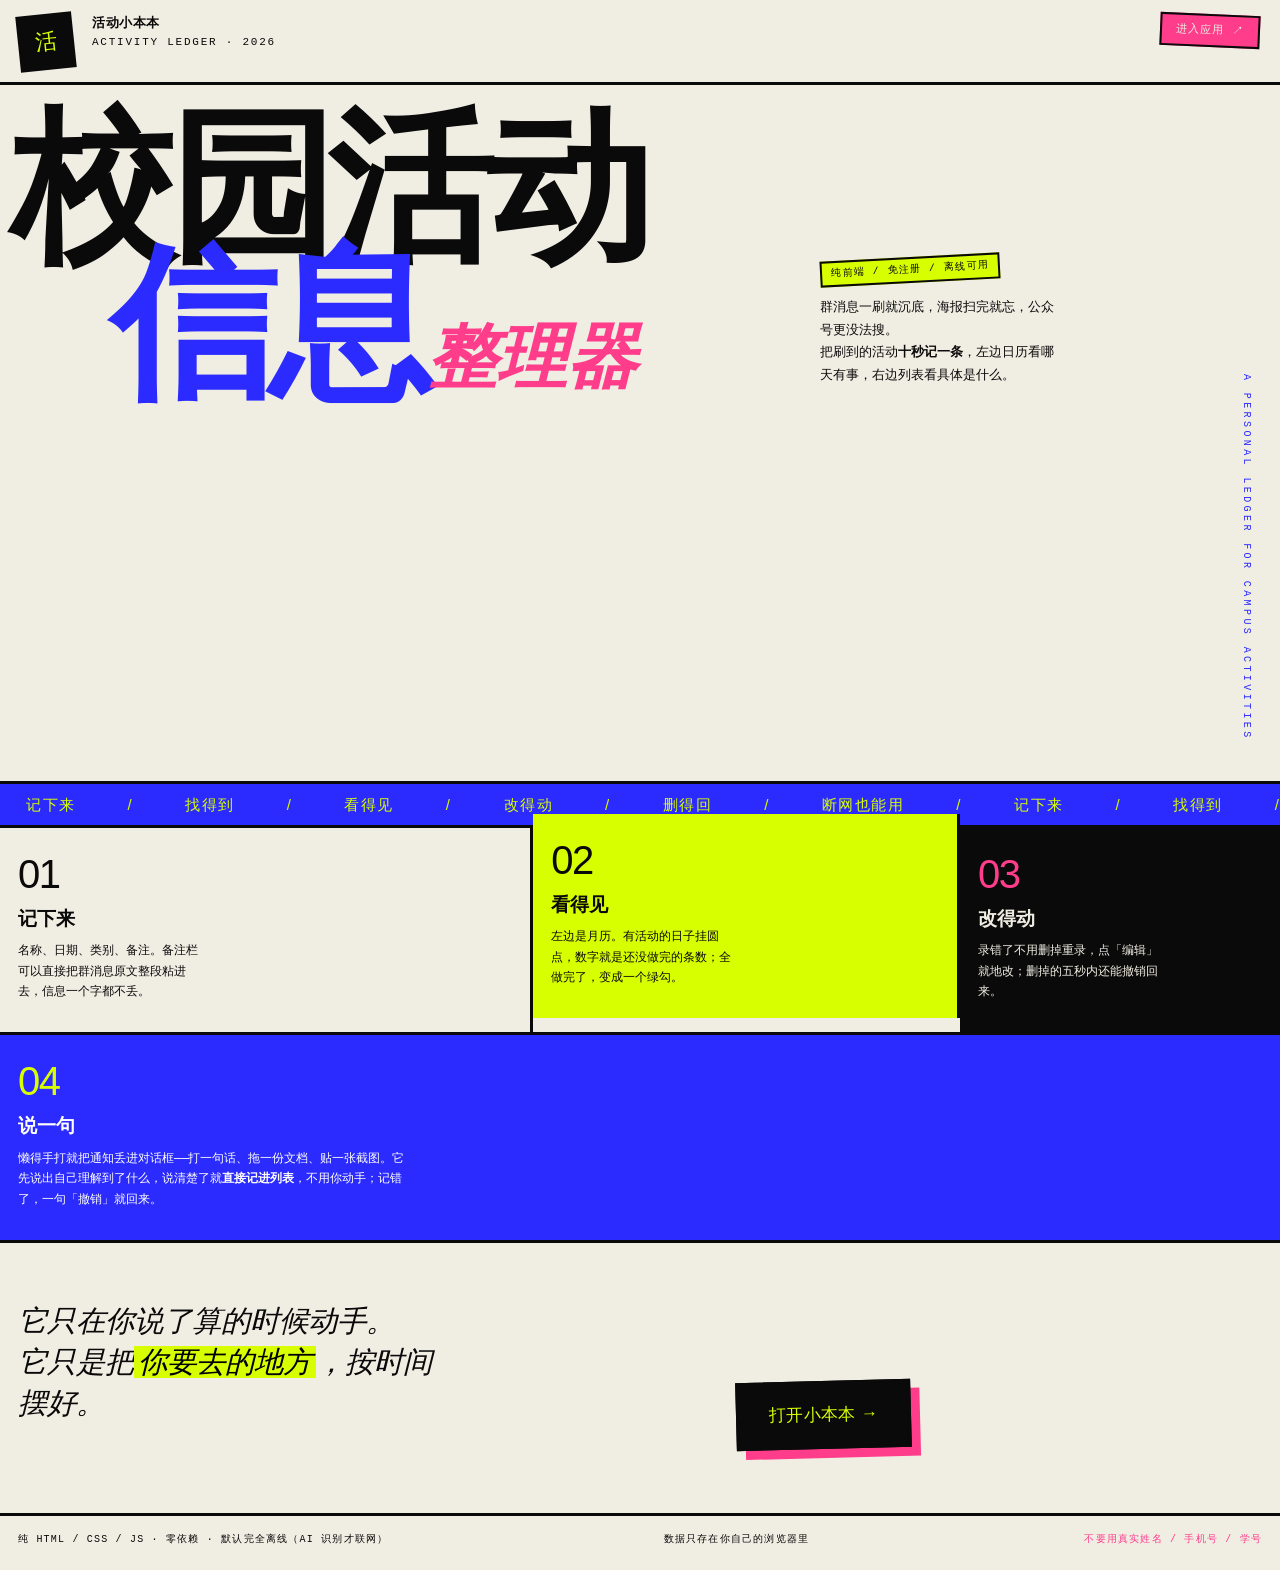
<file: landing.html>
<!DOCTYPE html>
<html lang="zh-CN">
<head>
<meta charset="UTF-8">
<meta name="viewport" content="width=device-width, initial-scale=1.0">
<title>活动小本本 · 别让活动死在聊天记录里</title>
<style>
/* =========================================================
   活动小本本 · 着陆页
   ---------------------------------------------------------
   设计说明（答辩可以讲）：
   这是一张"故意打破规则"的页面，但破得有纪律 ——
     · 颜色：只用了 4 个，而且故意让它们互相打架（酸黄 / 电蓝 / 荧光粉 / 墨黑）
     · 字体：只用了 3 套（粗黑体 / 等宽 / 衬线），故意不配套
     · 布局：底层还是 12 列栅格，只是每个元素故意错位、越界、旋转
     · 留白：故意不对称 —— 左边挤、右边空，但阅读路径仍然是从左上到右下
   真正的"反设计"不是随便乱放，是**在一套隐藏规则上精准违规**。
   ========================================================= */

* { box-sizing: border-box; margin: 0; padding: 0; }

:root {
  --acid:  #D8FF00;   /* 酸黄 —— 主色 */
  --blue:  #2B2BFF;   /* 电蓝 —— 撞它 */
  --pink:  #FF3D8B;   /* 荧光粉 —— 再撞 */
  --ink:   #0A0A0A;
  --paper: #F0EDE3;

  --display: "Arial Black", "Helvetica Neue", Impact, "Microsoft YaHei", sans-serif;
  --mono:    Consolas, "Courier New", monospace;
  --serif:   Georgia, "Songti SC", SimSun, serif;
}

html { scroll-behavior: smooth; }

body {
  background: var(--paper);
  color: var(--ink);
  font-family: var(--mono);
  font-size: 14px;
  line-height: 1.55;
  overflow-x: hidden;
}

a { color: inherit; }

/* ---------- 顶部：故意不对称 ---------- */
.top {
  display: grid;
  grid-template-columns: 88px 1fr auto;
  align-items: start;
  gap: 0;
  border-bottom: 3px solid var(--ink);
  padding: 14px 0 12px 0;
}

.mark {
  width: 56px;
  height: 56px;
  margin-left: 18px;
  background: var(--ink);
  color: var(--acid);
  font-family: var(--display);
  font-size: 22px;
  line-height: 56px;
  text-align: center;
  transform: rotate(-6deg);
}

.top-meta {
  padding-left: 4px;
  font-size: 11px;
  letter-spacing: 0.16em;
  text-transform: uppercase;
}

.top-meta strong { display: block; font-size: 13px; letter-spacing: 0.04em; }

.top-link {
  align-self: start;
  margin-right: 20px;
  padding: 6px 14px;
  background: var(--pink);
  color: var(--paper);
  font-size: 11px;
  letter-spacing: 0.1em;
  text-decoration: none;
  border: 2px solid var(--ink);
  transform: rotate(2.5deg);
}

/* ---------- 主视觉：巨大标题越界 + 一侧留白 ---------- */
.hero {
  display: grid;
  grid-template-columns: 1.55fr 0.9fr;
  grid-template-rows: auto auto;
  border-bottom: 3px solid var(--ink);
  padding: 34px 0 40px 0;
}

.hero-type {
  grid-column: 1;
  padding-left: 18px;
  /* 让字顶到更左边，故意越出内容区 */
  margin-left: -8px;
}

.hero-type h1 {
  font-family: var(--display);
  font-size: clamp(64px, 13vw, 168px);
  line-height: 0.82;
  letter-spacing: -0.045em;
  text-transform: uppercase;
}

.hero-type h1 span {
  display: block;
}

/* 第二行故意往右缩进，制造断层 */
.hero-type h1 span:nth-child(2) {
  margin-left: 0.6em;
  color: var(--blue);
}

.hero-type h1 em {
  font-family: var(--serif);
  font-style: italic;
  font-size: 0.42em;
  letter-spacing: 0;
  color: var(--pink);
  -webkit-text-stroke: 0;
}

.hero-side {
  grid-column: 2;
  align-self: end;
  padding: 0 20px 4px 10px;
}

.hero-side p {
  font-size: 13px;
  line-height: 1.75;
  max-width: 30ch;
}

.hero-side .stamp {
  display: inline-block;
  margin-bottom: 14px;
  padding: 3px 9px;
  background: var(--acid);
  border: 2px solid var(--ink);
  font-size: 10px;
  letter-spacing: 0.14em;
  transform: rotate(-3deg);
}

/* 竖向文字条：骑在分界线上 */
.vertical {
  grid-column: 1 / -1;
  justify-self: end;
  margin-right: 26px;
  margin-top: -18px;
  writing-mode: vertical-rl;
  font-size: 10px;
  letter-spacing: 0.34em;
  text-transform: uppercase;
  color: var(--blue);
}

/* ---------- 滚动色带 ---------- */
.tape {
  overflow: hidden;
  border-bottom: 3px solid var(--ink);
  background: var(--blue);
  color: var(--acid);
  padding: 9px 0;
}

.tape-inner {
  display: flex;
  gap: 0;
  width: max-content;
  animation: slide 22s linear infinite;
  font-family: var(--display);
  font-size: 15px;
  letter-spacing: 0.1em;
  white-space: nowrap;
}

.tape-inner span { padding: 0 26px; }

@keyframes slide {
  from { transform: translateX(0); }
  to   { transform: translateX(-50%); }
}

/* ---------- 三个功能块：错位的栅格 ---------- */
.blocks {
  display: grid;
  grid-template-columns: repeat(12, 1fr);
  border-bottom: 3px solid var(--ink);
}

.block {
  padding: 26px 18px 30px;
  border-right: 3px solid var(--ink);
}

.block:nth-child(1) { grid-column: 1 / span 5; }
.block:nth-child(2) { grid-column: 6 / span 4; background: var(--acid); }
.block:nth-child(3) { grid-column: 10 / span 3; border-right: none; background: var(--ink); color: var(--paper); }

/* 第四块单独占一整行，故意打破上面的三栏节奏 */
.block:nth-child(4) {
  grid-column: 1 / span 12;
  border-right: none;
  border-top: 3px solid var(--ink);
  background: var(--blue);
  color: #fff;
}

.block:nth-child(4) .num { color: var(--acid); }
.block:nth-child(4) p { max-width: 54ch; }

/* 第二个块整体往上提，故意破坏行基线 */
.block:nth-child(2) { transform: translateY(-14px); }

.block .num {
  display: block;
  font-family: var(--display);
  font-size: 40px;
  line-height: 1;
  letter-spacing: -0.04em;
  margin-bottom: 10px;
}

.block:nth-child(3) .num { color: var(--pink); }

.block h2 {
  font-family: var(--display);
  font-size: 19px;
  letter-spacing: -0.01em;
  margin-bottom: 8px;
}

.block p { font-size: 12px; line-height: 1.7; max-width: 26ch; }

/* ---------- 大留白 + 落单的 CTA ---------- */
.outro {
  display: grid;
  /* minmax(0, …) 很关键：不加的话，栅格列会被内容撑开，
     超出的部分又被 body 的 overflow-x: hidden 裁掉，字就"断"了 */
  grid-template-columns: minmax(0, 7fr) minmax(0, 5fr);
  align-items: start;
  gap: 0;
  padding: 58px 18px 64px 0;
  border-bottom: 3px solid var(--ink);
}

.outro > * { min-width: 0; }

.outro-note {
  padding-left: 18px;
  font-family: var(--serif);
  /* 字号上限从 34 降到 30，给汉字留够换行空间 */
  font-size: clamp(18px, 2.3vw, 30px);
  font-style: italic;
  line-height: 1.4;
  /* 用 em 而不是 ch —— ch 是按数字"0"的宽度算的，对汉字不准 */
  max-width: 15em;
  overflow-wrap: break-word;
}

.outro-note mark {
  background: var(--acid);
  padding: 0 4px;
}

.cta-wrap {
  padding-top: 80px;   /* 故意让按钮掉在很低的位置 */
}

.cta {
  display: inline-block;
  padding: 18px 30px;
  background: var(--ink);
  color: var(--acid);
  font-family: var(--display);
  font-size: 17px;
  letter-spacing: 0.02em;
  text-decoration: none;
  border: 3px solid var(--ink);
  box-shadow: 9px 9px 0 var(--pink);
  transform: rotate(-1.5deg);
  transition: transform 0.12s ease, box-shadow 0.12s ease;
}

.cta:hover {
  transform: rotate(0deg) translate(3px, 3px);
  box-shadow: 4px 4px 0 var(--pink);
}

.cta:active {
  transform: translate(9px, 9px);
  box-shadow: 0 0 0 var(--pink);
}

/* 右边那 1fr 故意空着 —— 不对称的负空间 */
.outro-spacer { min-height: 1px; }

/* ---------- 页脚 ---------- */
.foot {
  display: flex;
  flex-wrap: wrap;
  justify-content: space-between;
  gap: 10px;
  padding: 16px 18px 22px;
  font-size: 10px;
  letter-spacing: 0.12em;
  text-transform: uppercase;
}

.foot .pink { color: var(--pink); }

/* ---------- 窄屏：把错位收起来，保证还能读 ---------- */
@media (max-width: 860px) {
  .hero { grid-template-columns: 1fr; }
  .hero-side { grid-column: 1; padding: 18px 18px 0; }
  .vertical { display: none; }
  .blocks { grid-template-columns: 1fr; }
  .block { grid-column: 1 !important; border-right: none; border-bottom: 3px solid var(--ink); transform: none !important; }
  /* 堆叠后上一块的 border-bottom 已经画了线，第四块别再叠一条 */
  .block:nth-child(4) { border-top: none; }
  .block:last-child { border-bottom: none; }
  .outro { grid-template-columns: 1fr; padding: 34px 0 46px; }
  .cta-wrap { padding: 26px 18px 0; }
  .outro-spacer { display: none; }
  .top { grid-template-columns: 72px 1fr; }
  .top-link { grid-column: 2; justify-self: start; margin: 10px 0 0 4px; }
}

/* 系统里开了「减少动态效果」就不跑色带 */
@media (prefers-reduced-motion: reduce) {
  .tape-inner { animation: none; }
  html { scroll-behavior: auto; }
  .cta { transition: none; }
}
</style>
</head>
<body>

<header class="top">
  <div class="mark">活</div>
  <div class="top-meta">
    <strong>活动小本本</strong>
    Activity Ledger · 2026
  </div>
  <a class="top-link" href="index.html">进入应用 ↗</a>
</header>

<main>

  <section class="hero">
    <div class="hero-type">
      <h1>
        <span>校园活动</span>
        <span>信息<em>整理器</em></span>
      </h1>
    </div>

    <div class="hero-side">
      <span class="stamp">纯前端 / 免注册 / 离线可用</span>
      <p>
        群消息一刷就沉底，海报扫完就忘，公众号更没法搜。<br>
        把刷到的活动<b>十秒记一条</b>，左边日历看哪天有事，右边列表看具体是什么。
      </p>
    </div>

    <div class="vertical">A personal ledger for campus activities</div>
  </section>

  <div class="tape" aria-hidden="true">
    <div class="tape-inner">
      <span>记下来</span><span>/</span><span>找得到</span><span>/</span><span>看得见</span><span>/</span>
      <span>改得动</span><span>/</span><span>删得回</span><span>/</span><span>断网也能用</span><span>/</span>
      <span>记下来</span><span>/</span><span>找得到</span><span>/</span><span>看得见</span><span>/</span>
      <span>改得动</span><span>/</span><span>删得回</span><span>/</span><span>断网也能用</span><span>/</span>
    </div>
  </div>

  <section class="blocks">
    <article class="block">
      <span class="num">01</span>
      <h2>记下来</h2>
      <p>名称、日期、类别、备注。备注栏可以直接把群消息原文整段粘进去，信息一个字都不丢。</p>
    </article>

    <article class="block">
      <span class="num">02</span>
      <h2>看得见</h2>
      <p>左边是月历。有活动的日子挂圆点，数字就是还没做完的条数；全做完了，变成一个绿勾。</p>
    </article>

    <article class="block">
      <span class="num">03</span>
      <h2>改得动</h2>
      <p>录错了不用删掉重录，点「编辑」就地改；删掉的五秒内还能撤销回来。</p>
    </article>

    <article class="block">
      <span class="num">04</span>
      <h2>说一句</h2>
      <p>懒得手打就把通知丢进对话框——打一句话、拖一份文档、贴一张截图。它先说出自己理解到了什么，说清楚了就<b>直接记进列表</b>，不用你动手；记错了，一句「撤销」就回来。</p>
    </article>
  </section>

  <section class="outro">
    <div class="outro-note">
      它只在你说了算的时候动手。<br>
      它只是把<mark>你要去的地方</mark>，按时间摆好。
    </div>

    <div class="cta-wrap">
      <a class="cta" href="index.html">打开小本本 →</a>
    </div>
  </section>

</main>

<footer class="foot">
  <span>纯 HTML / CSS / JS · 零依赖 · 默认完全离线（AI 识别才联网）</span>
  <span>数据只存在你自己的浏览器里</span>
  <span class="pink">不要用真实姓名 / 手机号 / 学号</span>
</footer>

</body>
</html>
</file>
